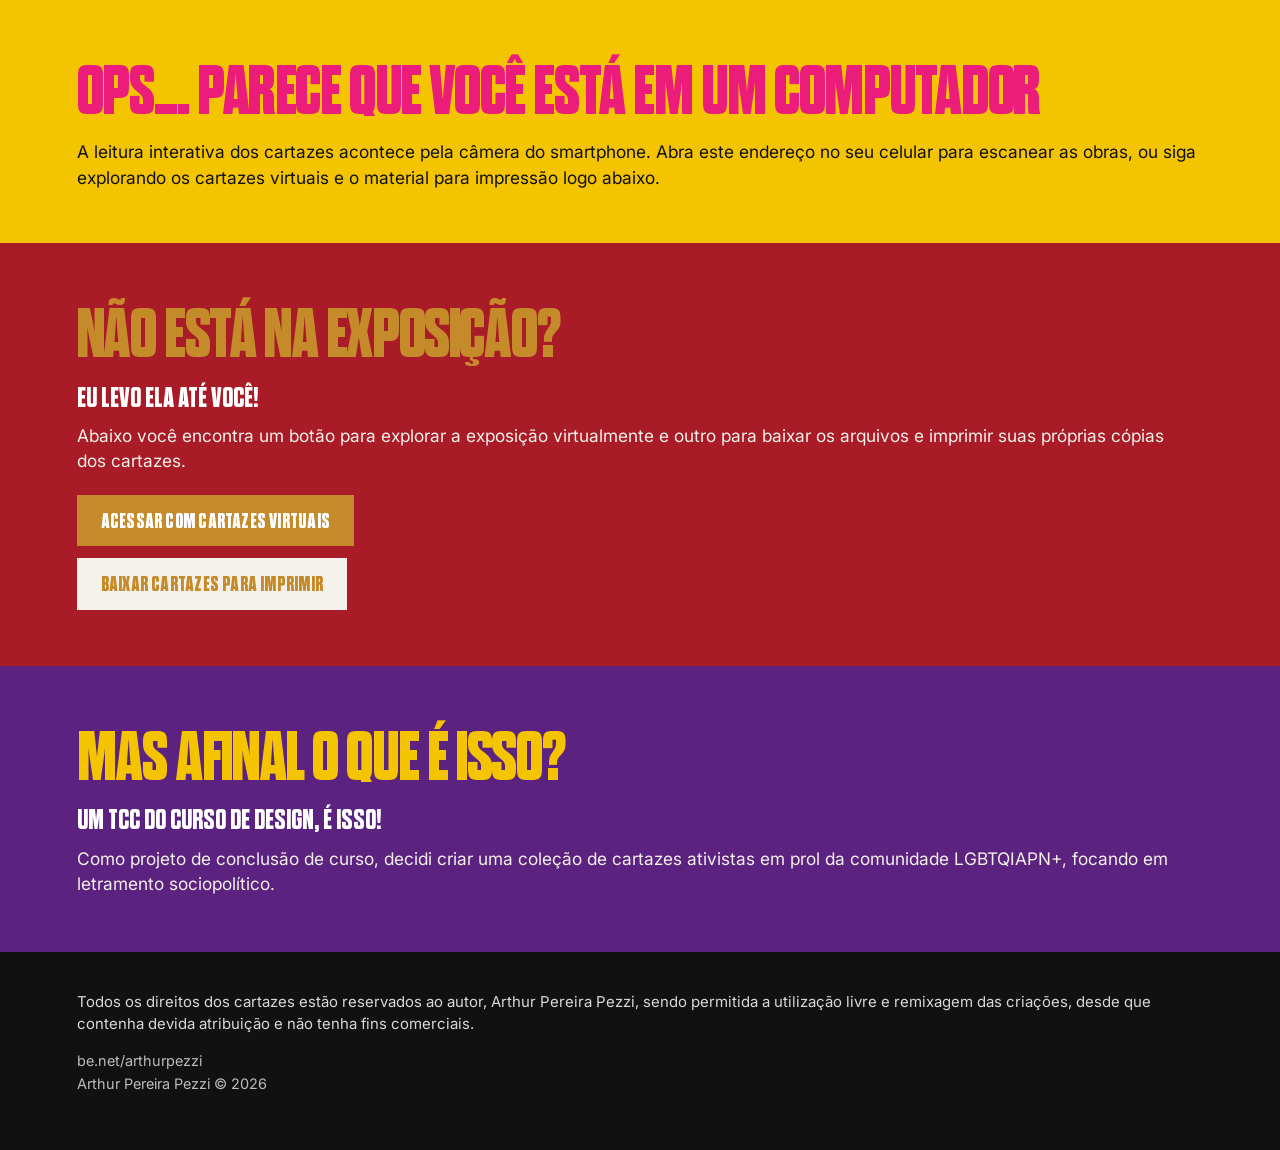
<file: index.html>
<!doctype html>
<html lang="pt-BR">
  <head>
    <meta charset="UTF-8" />
    <meta
      name="viewport"
      content="width=device-width, initial-scale=1.0, maximum-scale=1.0, user-scalable=no"
    />
    <title>NÃO NASCEMOS PARA CABER</title>

    <link rel="preconnect" href="https://fonts.googleapis.com" />
    <link rel="preconnect" href="https://fonts.gstatic.com" crossorigin />
    <link
      href="https://fonts.googleapis.com/css2?family=Inter:wght@400;500;600;700&display=swap"
      rel="stylesheet"
    />

    <link rel="stylesheet" href="./style.css" />
  </head>
  <body data-page="home">
    <section id="start-screen">
      <div class="home-stack">
        <!-- Seção amarela no mobile; substituída pelo aviso no PC (>= 768px) -->
        <header class="zone zone-yellow">
          <div class="zone-inner">
            <div class="mobile-hero-content">
              <h1 class="hero-title">NÃO NASCEMOS PARA CABER:</h1>
              <h2 class="hero-subtitle">
                UMA EXPERIÊNCIA INTERATIVA DE ATIVISMO QUEER E LETRAMENTO
                SOCIOPOLÍTICO!
              </h2>
              <p class="hero-copy">
                Aponte seu celular para os cartazes e expanda seus conhecimentos
                sobre o que está sendo representado.
              </p>
              <a
                id="btn-start"
                href="./scanner.html"
                class="btn-start-experience"
              >
                INICIAR EXPERIÊNCIA
              </a>
            </div>

            <div class="desktop-computer-warning">
              <h1 class="hero-title">
                OPS... PARECE QUE VOCÊ ESTÁ EM UM COMPUTADOR
              </h1>
              <p class="hero-copy desktop-only-phrase">
                A leitura interativa dos cartazes acontece pela câmera do
                smartphone. Abra este endereço no seu celular para escanear as
                obras, ou siga explorando os cartazes virtuais e o material para
                impressão logo abaixo.
              </p>
            </div>
          </div>
        </header>

        <section class="zone zone-red">
          <h2 class="zone-title-ochre">NÃO ESTÁ NA EXPOSIÇÃO?</h2>
          <h3 class="zone-subtitle-white">EU LEVO ELA ATÉ VOCÊ!</h3>
          <p class="zone-copy-white">
            Abaixo você encontra um botão para explorar a exposição virtualmente
            e outro para baixar os arquivos e imprimir suas próprias cópias dos
            cartazes.
          </p>
          <div class="zone-buttons">
            <a
              id="btn-open-virtual-home"
              href="./virtuais.html"
              class="btn-virtual-ochre"
            >
              ACESSAR COM CARTAZES VIRTUAIS
            </a>
            <a
              id="btn-download-zip"
              class="btn-print-light"
              href="./assets/downloads/para%20imprimir%20em%20casa.pdf"
              download="para imprimir em casa.pdf"
            >
              BAIXAR CARTAZES PARA IMPRIMIR
            </a>
          </div>
        </section>

        <section class="zone zone-purple">
          <h2 class="zone-title-yellow">MAS AFINAL O QUE É ISSO?</h2>
          <h3 class="zone-subtitle-white">
            UM TCC DO CURSO DE DESIGN, É ISSO!
          </h3>
          <p class="zone-copy-white">
            Como projeto de conclusão de curso, decidi criar uma coleção de
            cartazes ativistas em prol da comunidade LGBTQIAPN+, focando em
            letramento sociopolítico.
          </p>
        </section>

        <footer class="zone zone-black">
          <p class="legal-copy">
            Todos os direitos dos cartazes estão reservados ao autor, Arthur
            Pereira Pezzi, sendo permitida a utilização livre e remixagem das
            criações, desde que contenha devida atribuição e não tenha fins
            comerciais.
          </p>
          <a
            class="author-link"
            href="https://be.net/arthurpezzi"
            target="_blank"
            rel="noopener noreferrer"
          >
            be.net/arthurpezzi
          </a>
          <div class="author-copyright">Arthur Pereira Pezzi © 2026</div>
        </footer>
      </div>
    </section>

    <script src="./dados.js"></script>
    <script src="./app.js"></script>
  </body>
</html>
</file>
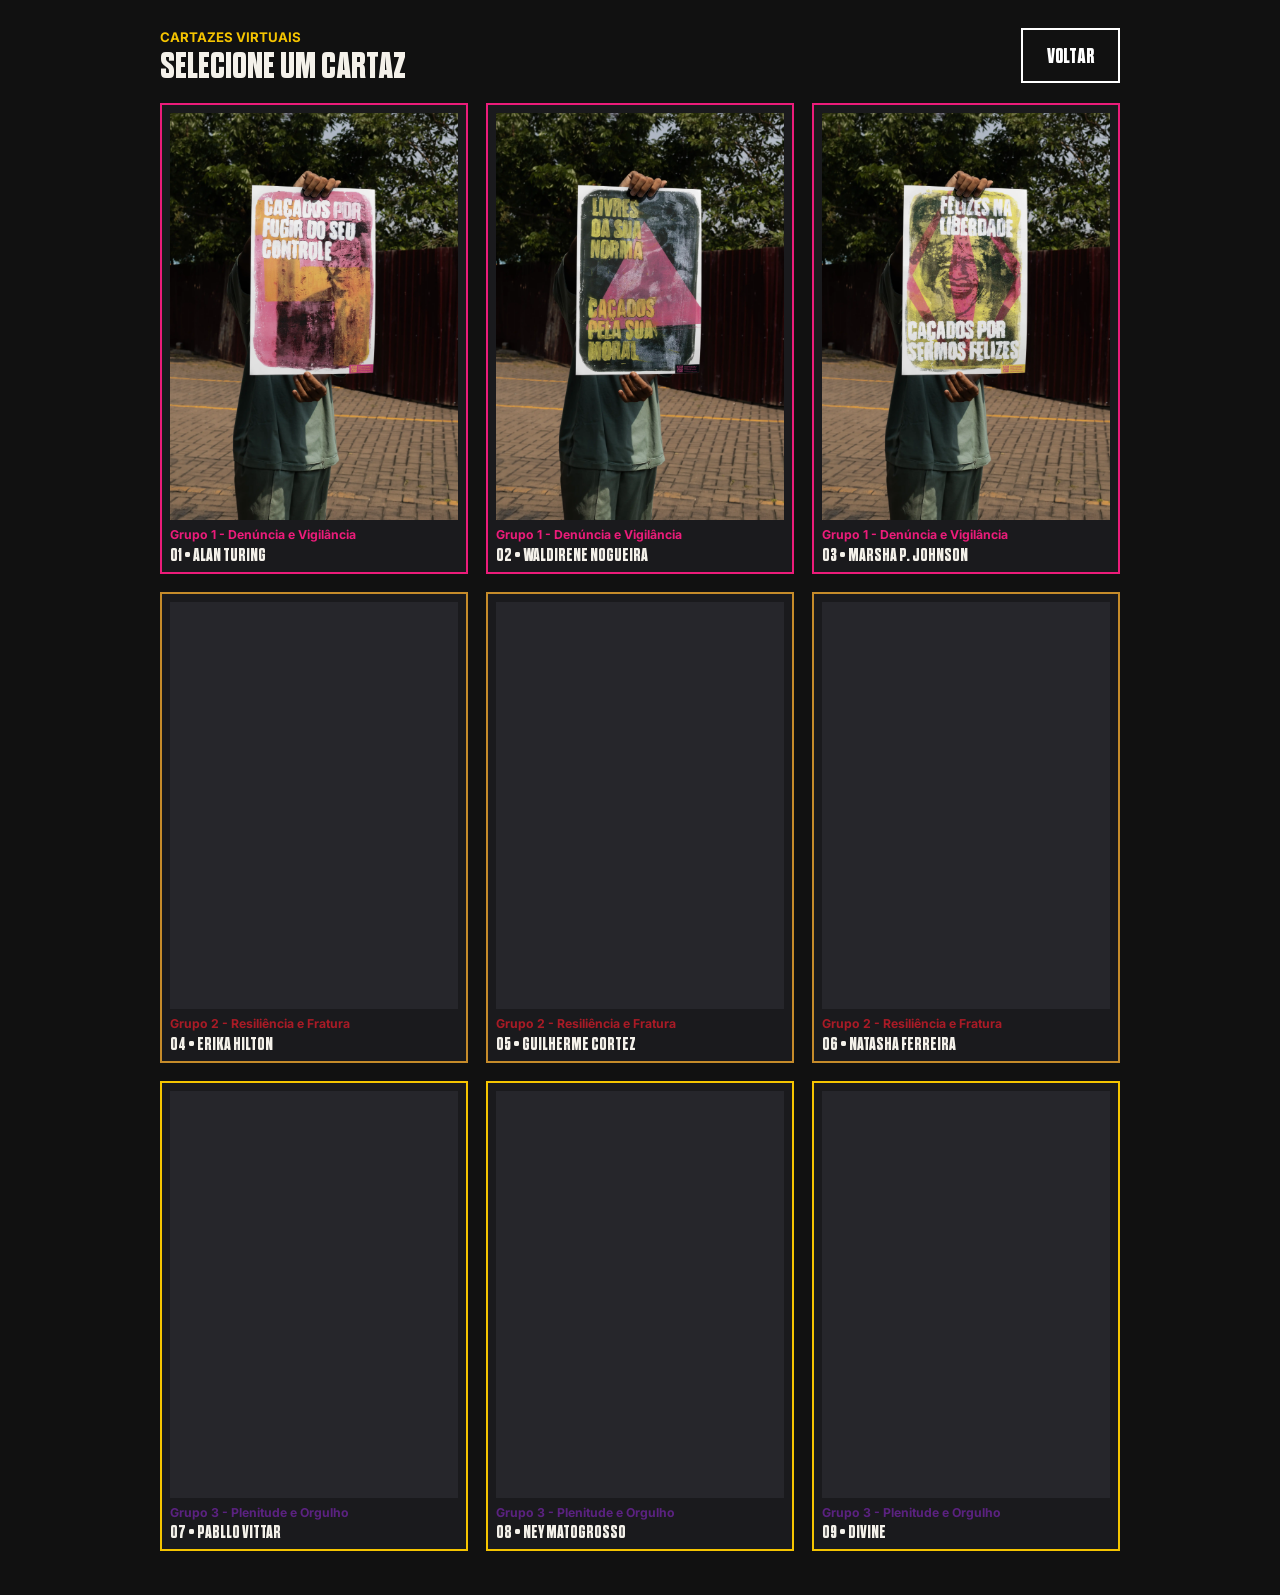
<file: virtuais.html>
<!doctype html>
<html lang="pt-BR">
  <head>
    <meta charset="UTF-8" />
    <meta
      name="viewport"
      content="width=device-width, initial-scale=1.0, maximum-scale=1.0, user-scalable=no"
    />
    <title>NÃO NASCEMOS PARA CABER — Cartazes Virtuais</title>

    <link rel="preconnect" href="https://fonts.googleapis.com" />
    <link rel="preconnect" href="https://fonts.gstatic.com" crossorigin />
    <link
      href="https://fonts.googleapis.com/css2?family=Inter:wght@400;500;600;700&display=swap"
      rel="stylesheet"
    />

    <link rel="stylesheet" href="./style.css" />
  </head>
  <body data-page="virtuais">
    <div class="virtual-page">
      <div class="virtual-inner">
        <div class="virtual-header">
          <div>
            <div class="virtual-kicker">CARTAZES VIRTUAIS</div>
            <h1 class="virtual-title">SELECIONE UM CARTAZ</h1>
          </div>
          <a href="./index.html" class="btn-modal-close">VOLTAR</a>
        </div>

        <div id="virtual-grid" class="virtual-grid"></div>
      </div>
    </div>

    <script src="./dados.js"></script>
    <script src="./app.js"></script>
  </body>
</html>
</file>
<file: style.css>
@font-face {
  font-family: "Queering";
  src: url("./assets/fonts/Queering-Bold.ttf") format("truetype");
  font-weight: 700;
  font-style: normal;
  font-display: swap;
}

@font-face {
  font-family: "Queering";
  src: url("./assets/fonts/Queering-Regular.ttf") format("truetype");
  font-weight: 400;
  font-style: normal;
  font-display: swap;
}

:root {
  --font-display: "Queering", Arial, Helvetica, sans-serif;
  --font-body:
    "Inter", -apple-system, BlinkMacSystemFont, "Segoe UI", sans-serif;

  /* Paleta da Home */
  --c-yellow: #f5c400;
  --c-pink: #ec1c7a;
  --c-red: #a91b26;
  --c-ochre: #c58b2a;
  --c-purple: #5b2280;
  --c-black: #111111;
  --c-light: #f4f1ea;

  /* Variáveis dinâmicas da tela de câmera/grupos */
  --group-dot: #ec1c7a;
  --card-bg: #ec1c7a;
  --card-title: #f5c400;
  --card-dates: #f5c400;
  --card-text: #ffffff;
  --tab-selected-text: #ec1c7a;
}

* {
  box-sizing: border-box;
  margin: 0;
  padding: 0;
  -webkit-tap-highlight-color: transparent;
}

html,
body {
  width: 100%;
  min-height: 100%;
  font-family: var(--font-body);
  font-weight: 400;
  font-size: 15px;
  line-height: 1.4;
  color: var(--c-light);
  -webkit-font-smoothing: antialiased;
  text-wrap: pretty;
}

body[data-page="scanner"] {
  height: 100%;
  overflow: hidden;
  background: transparent !important;
  background-color: transparent !important;
  user-select: none;
}

body[data-page="home"],
body[data-page="virtuais"] {
  overflow-y: auto;
  -webkit-overflow-scrolling: touch;
  background-color: var(--c-black);
}

p,
h1,
h2,
h3,
h4,
blockquote,
figcaption {
  text-wrap: pretty;
}

/* Câmera ao vivo como fundo na página scanner */
body > video,
#fallback-camera-video {
  position: fixed !important;
  top: 0 !important;
  left: 0 !important;
  width: 100vw !important;
  height: 100vh !important;
  object-fit: cover !important;
  z-index: 0 !important;
  pointer-events: none;
}

#camera-overlay {
  position: fixed;
  inset: 0;
  background-color: rgba(0, 0, 0, 0.2);
  z-index: 1;
  pointer-events: none;
}

a-scene,
.a-canvas {
  position: fixed !important;
  inset: 0 !important;
  width: 100vw !important;
  height: 100vh !important;
  z-index: 2 !important;
  background: transparent !important;
  background-color: transparent !important;
}

/* Exibição exclusiva em computador */
.desktop-computer-warning,
.desktop-only-phrase {
  display: none;
}

/* ==========================================
   PÁGINA 1: HOME (index.html)
   ========================================== */
.home-stack {
  width: 100%;
  display: flex;
  flex-direction: column;
}

.zone {
  width: 100%;
  padding: 40px 24px;
}

.zone-inner {
  width: 100%;
}

.zone-yellow {
  background-color: var(--c-yellow);
  color: var(--c-black);
  padding-top: 44px;
  padding-bottom: 40px;
}

.zone-red {
  background-color: var(--c-red);
  color: var(--c-light);
}

.zone-purple {
  background-color: var(--c-purple);
  color: var(--c-light);
}

.zone-black {
  background-color: var(--c-black);
  color: var(--c-light);
  padding-top: 30px;
  padding-bottom: 48px;
}

.hero-title {
  font-family: var(--font-display);
  font-size: clamp(3.9rem, 17.5vw, 5.4rem);
  font-weight: 700;
  line-height: 0.9;
  letter-spacing: -0.02em;
  text-transform: uppercase;
  color: var(--c-pink);
  margin-bottom: 18px;
  text-wrap: pretty;
}

.hero-subtitle {
  font-family: var(--font-display);
  font-size: clamp(1.5rem, 6.4vw, 2.05rem);
  font-weight: 700;
  line-height: 1.02;
  text-transform: uppercase;
  color: var(--c-black);
  margin-bottom: 12px;
  text-wrap: pretty;
}

.hero-copy {
  font-family: var(--font-body);
  font-size: 0.96rem;
  font-weight: 400;
  line-height: 1.42;
  color: var(--c-black);
  margin-bottom: 22px;
  text-wrap: pretty;
}

.zone-title-ochre {
  font-family: var(--font-display);
  font-size: clamp(3.8rem, 17vw, 5.2rem);
  font-weight: 700;
  line-height: 0.9;
  letter-spacing: -0.02em;
  text-transform: uppercase;
  color: var(--c-ochre);
  margin-bottom: 18px;
  text-wrap: pretty;
}

.zone-title-yellow {
  font-family: var(--font-display);
  font-size: clamp(3.8rem, 17vw, 5.2rem);
  font-weight: 700;
  line-height: 0.9;
  letter-spacing: -0.02em;
  text-transform: uppercase;
  color: var(--c-yellow);
  margin-bottom: 18px;
  text-wrap: pretty;
}

.zone-subtitle-white {
  font-family: var(--font-display);
  font-size: clamp(1.5rem, 6.4vw, 2.05rem);
  font-weight: 700;
  line-height: 1.02;
  text-transform: uppercase;
  color: #ffffff;
  margin-bottom: 12px;
  text-wrap: pretty;
}

.zone-copy-white {
  font-family: var(--font-body);
  font-size: 0.96rem;
  font-weight: 400;
  line-height: 1.45;
  color: var(--c-light);
  text-wrap: pretty;
}

/* Todos os botões com o mesmo padding e fonte Queering Bold em caixa alta */
.btn-start-experience,
.btn-virtual-ochre,
.btn-print-light,
.mode-tab,
.btn-back-arrow,
.btn-modal-close {
  padding: 15px 22px;
  font-family: var(--font-display);
  font-size: 1.25rem;
  font-weight: 700;
  text-transform: uppercase;
  letter-spacing: 0.01em;
  line-height: 1;
  text-decoration: none;
  text-align: center;
  border: none;
  cursor: pointer;
}

.btn-start-experience {
  display: inline-block;
  width: fit-content;
  background-color: var(--c-pink);
  color: var(--c-black);
}

/* Botões da zona vermelha um acima do outro */
.zone-buttons {
  display: flex;
  flex-direction: column;
  align-items: flex-start;
  gap: 12px;
  margin-top: 22px;
}

.btn-virtual-ochre {
  display: inline-block;
  width: fit-content;
  background-color: var(--c-ochre);
  color: #ffffff;
}

.btn-print-light {
  display: inline-block;
  width: fit-content;
  background-color: var(--c-light);
  color: var(--c-ochre);
}

.legal-copy {
  font-family: var(--font-body);
  font-size: 0.88rem;
  line-height: 1.45;
  color: rgba(255, 255, 255, 0.84);
  margin-bottom: 16px;
  text-wrap: pretty;
}

.author-link {
  display: block;
  font-family: var(--font-body);
  font-size: 0.85rem;
  color: rgba(255, 255, 255, 0.72);
  text-decoration: none;
  margin-bottom: 2px;
}

.author-copyright {
  font-family: var(--font-body);
  font-size: 0.85rem;
  color: rgba(255, 255, 255, 0.72);
}

/* ==========================================
   PÁGINA 2: SCANNER / AR (scanner.html)
   ========================================== */
#scanner-ui {
  position: fixed;
  inset: 0;
  z-index: 10;
  pointer-events: none;
  padding: 20px 18px 22px;
  display: flex;
  flex-direction: column;
  justify-content: space-between;
}

.ar-top-row {
  display: flex;
  align-items: center;
  pointer-events: auto;
}

.group-header-bar {
  display: inline-flex;
  align-items: stretch;
  background-color: #111111;
}

.btn-back-arrow {
  display: inline-flex;
  align-items: center;
  justify-content: center;
  background-color: #111111;
  color: #ffffff;
  border-right: 1px solid rgba(255, 255, 255, 0.18);
}

.btn-back-arrow:active {
  background-color: #242428;
}

.group-tag {
  display: inline-flex;
  align-items: center;
  gap: 9px;
  padding: 9px 14px;
  background-color: #111111;
  color: #ffffff;
  font-family: var(--font-body);
  font-size: 0.88rem;
  font-weight: 600;
}

.status-dot {
  width: 10px;
  height: 10px;
  border-radius: 50%;
  background-color: var(--group-dot);
  flex-shrink: 0;
}

.bottom-panel {
  width: 100%;
  max-width: 440px;
  margin: 0 auto;
  pointer-events: auto;
  opacity: 0;
  transform: translateY(18px);
  transition:
    opacity 0.22s ease,
    transform 0.28s ease;
  will-change: transform, opacity;
}

.bottom-panel.visible {
  opacity: 1;
  transform: translateY(0);
}

.mode-tabs {
  display: grid;
  grid-template-columns: 1fr 1fr;
  width: 100%;
  margin-bottom: 10px;
}

.mode-tab {
  width: 100%;
  background-color: #ffffff;
  color: #111111;
  transition:
    background-color 0.12s ease,
    color 0.12s ease;
}

.mode-tab.is-active {
  background-color: #111111;
  color: var(--tab-selected-text);
}

.group-card {
  background-color: var(--card-bg);
  padding: 18px 18px 20px;
}

.group-card-name {
  font-family: var(--font-display);
  font-size: clamp(2.15rem, 8.8vw, 2.75rem);
  font-weight: 700;
  line-height: 0.95;
  letter-spacing: -0.02em;
  text-transform: uppercase;
  color: var(--card-title);
  margin-bottom: 8px;
  text-wrap: pretty;
}

.group-card-dates {
  font-family: var(--font-display);
  font-size: 1.15rem;
  font-weight: 700;
  line-height: 1.1;
  color: var(--card-dates);
  margin-bottom: 10px;
}

.group-card-body {
  font-family: var(--font-body);
  font-size: 0.94rem;
  font-weight: 400;
  line-height: 1.4;
  color: var(--card-text);
  text-wrap: pretty;
}

/* Guia central enquanto procura um cartaz */
.reticle-a3 {
  position: fixed;
  top: 44%;
  left: 50%;
  transform: translate(-50%, -50%);
  width: min(64vw, 250px);
  aspect-ratio: 1 / 1.414;
  transition: opacity 0.25s ease;
}

.reticle-a3.locked {
  opacity: 0;
}

.corner {
  position: absolute;
  width: 24px;
  height: 24px;
  border-color: var(--c-yellow);
  border-style: solid;
}
.corner.tl {
  top: 0;
  left: 0;
  border-width: 2.5px 0 0 2.5px;
}
.corner.tr {
  top: 0;
  right: 0;
  border-width: 2.5px 2.5px 0 0;
}
.corner.bl {
  bottom: 0;
  left: 0;
  border-width: 0 0 2.5px 2.5px;
}
.corner.br {
  bottom: 0;
  right: 0;
  border-width: 0 2.5px 2.5px 0;
}

.scanline {
  position: absolute;
  left: 6%;
  right: 6%;
  height: 2px;
  background-color: var(--c-pink);
  animation: scanLoop 2.8s ease-in-out infinite;
}

@keyframes scanLoop {
  0%,
  100% {
    top: 8%;
    opacity: 0.3;
  }
  50% {
    top: 92%;
    opacity: 1;
  }
}

.reticle-caption {
  position: absolute;
  bottom: -32px;
  left: 50%;
  transform: translateX(-50%);
  font-family: var(--font-display);
  font-size: 1rem;
  font-weight: 700;
  text-transform: uppercase;
  white-space: nowrap;
  color: #ffffff;
  text-shadow: 0 2px 6px rgba(0, 0, 0, 0.9);
}

/* ==========================================
   PÁGINA 3: CARTAZES VIRTUAIS (virtuais.html)
   ========================================== */
.virtual-page {
  min-height: 100%;
  background-color: var(--c-black);
  padding: 28px 18px 44px;
}

.virtual-inner {
  max-width: 960px;
  margin: 0 auto;
}

.virtual-header {
  display: flex;
  justify-content: space-between;
  align-items: flex-start;
  gap: 12px;
  margin-bottom: 20px;
}

.virtual-kicker {
  font-family: var(--font-body);
  font-size: 0.78rem;
  font-weight: 700;
  text-transform: uppercase;
  color: var(--c-yellow);
}

.virtual-title {
  font-family: var(--font-display);
  font-size: 2.2rem;
  font-weight: 700;
  text-transform: uppercase;
  line-height: 0.94;
  text-wrap: pretty;
}

.btn-modal-close {
  background-color: #111111;
  color: #ffffff;
  border: 2px solid #ffffff;
}

/* Grade 3 linhas x 3 colunas */
.virtual-grid {
  display: grid;
  grid-template-columns: repeat(3, 1fr);
  gap: 10px;
}

.mockup-card {
  background-color: #1a1a1d;
  border: 2px solid var(--c-light);
  padding: 6px;
  text-align: left;
  color: var(--c-light);
  font-family: var(--font-body);
  cursor: pointer;
}

.mockup-thumb {
  width: 100%;
  aspect-ratio: 1 / 1.414;
  object-fit: cover;
  background-color: #26262b;
  display: block;
  margin-bottom: 8px;
}

.mockup-group {
  font-size: 0.62rem;
  font-weight: 700;
  line-height: 1.2;
  margin-bottom: 2px;
}

.mockup-name {
  font-family: var(--font-display);
  font-size: 0.85rem;
  font-weight: 700;
  text-transform: uppercase;
  line-height: 1.05;
}

/* ==========================================
   RESPONSIVIDADE PARA PC (>= 768PX)
   ========================================== */
@media (min-width: 768px) {
  html,
  body {
    font-size: 17px;
  }

  .mobile-hero-content {
    display: none;
  }

  .desktop-computer-warning {
    display: block;
  }

  .desktop-only-phrase {
    display: block;
    font-size: 1.05rem;
    line-height: 1.5;
    margin-bottom: 0;
  }

  .zone {
    padding: 56px clamp(32px, 6vw, 96px);
  }

  .zone-inner {
    width: 100%;
    max-width: 1200px;
  }

  .zone-yellow {
    padding-top: 56px;
    padding-bottom: 52px;
  }

  .zone-black {
    padding-top: 40px;
    padding-bottom: 56px;
  }

  .hero-title,
  .zone-title-ochre,
  .zone-title-yellow {
    font-size: clamp(3.6rem, 5.5vw, 5.4rem);
    line-height: 0.92;
  }

  .hero-subtitle,
  .zone-subtitle-white {
    font-size: clamp(1.55rem, 2.2vw, 2.2rem);
    line-height: 1.04;
  }

  .hero-copy,
  .zone-copy-white {
    font-size: 1.02rem;
  }

  .btn-start-experience,
  .btn-virtual-ochre,
  .btn-print-light,
  .mode-tab,
  .btn-back-arrow,
  .btn-modal-close {
    padding: 15px 24px;
    font-size: 1.25rem;
  }

  .bottom-panel {
    max-width: 480px;
  }

  .group-card-name {
    font-size: 2.85rem;
  }

  .group-card-dates {
    font-size: 1.25rem;
  }

  .group-card-body {
    font-size: 1.02rem;
  }

  .virtual-grid {
    grid-template-columns: repeat(3, 1fr);
    gap: 18px;
  }

  .mockup-card {
    padding: 8px;
  }

  .mockup-group {
    font-size: 0.72rem;
  }

  .mockup-name {
    font-size: 1.05rem;
  }
}
</file>
